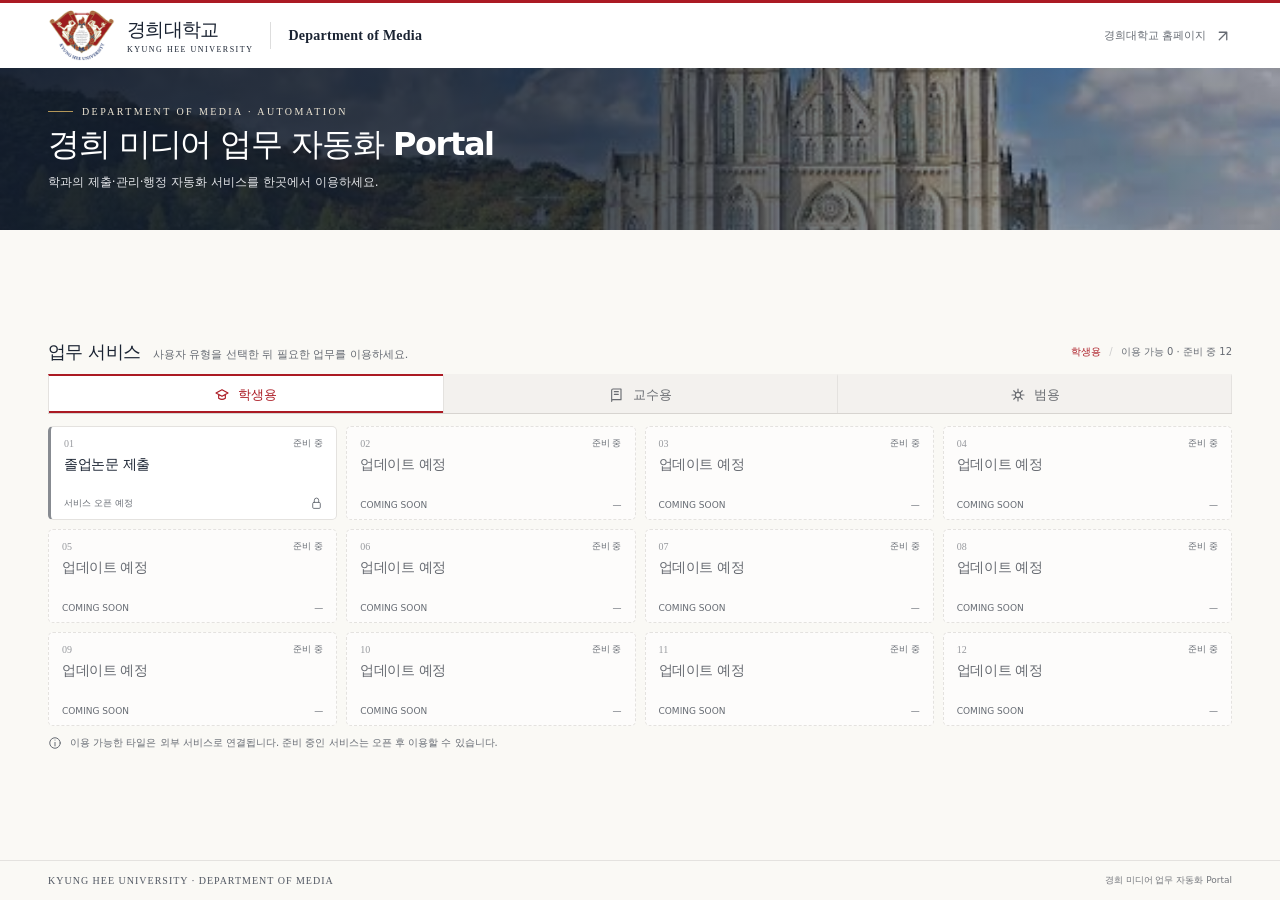
<file: index.html>
<!DOCTYPE html>
<html lang="ko">
<head>
  <meta charset="UTF-8">
  <meta name="viewport" content="width=device-width, initial-scale=1">
  <meta name="theme-color" content="#ab1a23">
  <meta name="description" content="학생·교수·공용 업무 자동화 서비스를 한곳에서 이용하는 경희대학교 미디어학과 포털입니다.">
  <title>경희 미디어 업무 자동화 Portal</title>
  <link rel="stylesheet" href="./styles.css">
  <script src="./script.js" defer></script>
</head>
<body>
  <div class="site-shell">
    <a class="skip-link" href="#services">업무 서비스 바로가기</a>
    <header class="brandbar">
      <div class="container brandbar-inner">
        <div class="brand">
          <span class="seal"><img src="./대학휘장-02.jpg" alt="경희대학교 대학휘장" width="1754" height="1240"></span>
          <span class="brand-name">경희대학교<small>KYUNG HEE UNIVERSITY</small></span>
          <span class="brand-divider" aria-hidden="true"></span>
          <span class="department">Department of Media</span>
        </div>
        <a class="university-link" href="https://www.khu.ac.kr/">경희대학교 홈페이지 <svg class="icon" aria-hidden="true" viewBox="0 0 24 24"><path d="M7 17 17 7M7 7h10v10"/></svg></a>
      </div>
    </header>
    <section class="hero" aria-labelledby="page-title">
      <img class="hero-photo" src="./khhu-main.jpeg" alt="" width="596" height="335" fetchpriority="high">
      <div class="container hero-inner">
        <p class="eyebrow">DEPARTMENT OF MEDIA · AUTOMATION</p>
        <h1 id="page-title">경희 미디어 업무 자동화 Portal</h1>
        <p class="hero-description">학과의 제출·관리·행정 자동화 서비스를 한곳에서 이용하세요.</p>
      </div>
    </section>
    <main id="services" class="container dashboard" tabindex="-1">
      <div class="section-heading">
        <div class="section-title"><h2>업무 서비스</h2><p>사용자 유형을 선택한 뒤 필요한 업무를 이용하세요.</p></div>
        <div class="service-count" aria-live="polite"><strong id="current-category">학생용</strong><span class="divider" aria-hidden="true">/</span><span id="current-count">이용 가능 0 · 준비 중 12</span></div>
      </div>
      <div class="category-tabs" role="tablist" aria-label="업무 사용자 유형">
        <button id="tab-student" class="category-tab" type="button" role="tab" aria-selected="true" aria-controls="panel-student" tabindex="0" data-label="학생용" data-count="이용 가능 0 · 준비 중 12"><svg class="icon" aria-hidden="true" viewBox="0 0 24 24"><path d="m3 9 9-5 9 5-9 5-9-5Zm4 3v5c3 2 7 2 10 0v-5"/></svg>학생용</button>
        <button id="tab-faculty" class="category-tab" type="button" role="tab" aria-selected="false" aria-controls="panel-faculty" tabindex="-1" data-label="교수용" data-count="이용 가능 1 · 준비 중 11"><svg class="icon" aria-hidden="true" viewBox="0 0 24 24"><path d="M4 19.5V5a2 2 0 0 1 2-2h12v16H6a2 2 0 0 0-2 2.5M8 7h6M8 11h6"/></svg>교수용</button>
        <button id="tab-general" class="category-tab" type="button" role="tab" aria-selected="false" aria-controls="panel-general" tabindex="-1" data-label="범용" data-count="이용 가능 0 · 준비 중 12"><svg class="icon" aria-hidden="true" viewBox="0 0 24 24"><path d="M12 3v4M12 17v4M3 12h4M17 12h4M5.6 5.6l2.8 2.8M15.6 15.6l2.8 2.8M18.4 5.6l-2.8 2.8M8.4 15.6l-2.8 2.8"/><circle cx="12" cy="12" r="4"/></svg>범용</button>
      </div>
      <section id="panel-student" class="tab-panel" role="tabpanel" aria-labelledby="tab-student">
        <div class="service-grid">
          <article class="service-card inactive" aria-disabled="true" aria-labelledby="student-service-01">
            <div class="tile-meta"><span class="card-index">01</span><span class="status">준비 중</span></div>
            <h3 id="student-service-01">졸업논문 제출</h3>
            <div class="card-bottom"><span>서비스 오픈 예정</span><svg class="icon" aria-hidden="true" viewBox="0 0 24 24"><rect x="5" y="10" width="14" height="11" rx="2"/><path d="M8 10V6a4 4 0 0 1 8 0v4"/></svg></div>
          </article>        <article class="service-card planned" aria-disabled="true" aria-labelledby="student-service-02">
          <div class="tile-meta"><span class="card-index">02</span><span class="status">준비 중</span></div>
          <h3 id="student-service-02">업데이트 예정</h3>
          <div class="card-bottom"><span>COMING SOON</span><span aria-hidden="true">—</span></div>
        </article>        <article class="service-card planned" aria-disabled="true" aria-labelledby="student-service-03">
          <div class="tile-meta"><span class="card-index">03</span><span class="status">준비 중</span></div>
          <h3 id="student-service-03">업데이트 예정</h3>
          <div class="card-bottom"><span>COMING SOON</span><span aria-hidden="true">—</span></div>
        </article>        <article class="service-card planned" aria-disabled="true" aria-labelledby="student-service-04">
          <div class="tile-meta"><span class="card-index">04</span><span class="status">준비 중</span></div>
          <h3 id="student-service-04">업데이트 예정</h3>
          <div class="card-bottom"><span>COMING SOON</span><span aria-hidden="true">—</span></div>
        </article>        <article class="service-card planned" aria-disabled="true" aria-labelledby="student-service-05">
          <div class="tile-meta"><span class="card-index">05</span><span class="status">준비 중</span></div>
          <h3 id="student-service-05">업데이트 예정</h3>
          <div class="card-bottom"><span>COMING SOON</span><span aria-hidden="true">—</span></div>
        </article>        <article class="service-card planned" aria-disabled="true" aria-labelledby="student-service-06">
          <div class="tile-meta"><span class="card-index">06</span><span class="status">준비 중</span></div>
          <h3 id="student-service-06">업데이트 예정</h3>
          <div class="card-bottom"><span>COMING SOON</span><span aria-hidden="true">—</span></div>
        </article>        <article class="service-card planned" aria-disabled="true" aria-labelledby="student-service-07">
          <div class="tile-meta"><span class="card-index">07</span><span class="status">준비 중</span></div>
          <h3 id="student-service-07">업데이트 예정</h3>
          <div class="card-bottom"><span>COMING SOON</span><span aria-hidden="true">—</span></div>
        </article>        <article class="service-card planned" aria-disabled="true" aria-labelledby="student-service-08">
          <div class="tile-meta"><span class="card-index">08</span><span class="status">준비 중</span></div>
          <h3 id="student-service-08">업데이트 예정</h3>
          <div class="card-bottom"><span>COMING SOON</span><span aria-hidden="true">—</span></div>
        </article>        <article class="service-card planned" aria-disabled="true" aria-labelledby="student-service-09">
          <div class="tile-meta"><span class="card-index">09</span><span class="status">준비 중</span></div>
          <h3 id="student-service-09">업데이트 예정</h3>
          <div class="card-bottom"><span>COMING SOON</span><span aria-hidden="true">—</span></div>
        </article>        <article class="service-card planned" aria-disabled="true" aria-labelledby="student-service-10">
          <div class="tile-meta"><span class="card-index">10</span><span class="status">준비 중</span></div>
          <h3 id="student-service-10">업데이트 예정</h3>
          <div class="card-bottom"><span>COMING SOON</span><span aria-hidden="true">—</span></div>
        </article>        <article class="service-card planned" aria-disabled="true" aria-labelledby="student-service-11">
          <div class="tile-meta"><span class="card-index">11</span><span class="status">준비 중</span></div>
          <h3 id="student-service-11">업데이트 예정</h3>
          <div class="card-bottom"><span>COMING SOON</span><span aria-hidden="true">—</span></div>
        </article>        <article class="service-card planned" aria-disabled="true" aria-labelledby="student-service-12">
          <div class="tile-meta"><span class="card-index">12</span><span class="status">준비 중</span></div>
          <h3 id="student-service-12">업데이트 예정</h3>
          <div class="card-bottom"><span>COMING SOON</span><span aria-hidden="true">—</span></div>
        </article>
        </div>
      </section>
      <section id="panel-faculty" class="tab-panel" role="tabpanel" aria-labelledby="tab-faculty" hidden>
        <div class="service-grid">
          <a class="service-card active" href="https://docs.google.com/forms/d/e/1FAIpQLSfhfIHhjAdBqlYiGF_Q7DgjjftBQHyvnwoF_IseIddnbtpEFw/viewform" aria-labelledby="faculty-service-01" aria-describedby="faculty-service-01-hint">
            <div class="tile-meta"><span class="card-index">01</span><span class="status">이용 가능</span></div>
            <h3 id="faculty-service-01">교수 연구실적 제출</h3>
            <div class="card-bottom"><span id="faculty-service-01-hint">제출 페이지로 이동</span><svg class="icon" aria-hidden="true" viewBox="0 0 24 24"><path d="M4 12h16m-6-6 6 6-6 6"/></svg></div>
          </a>        <article class="service-card planned" aria-disabled="true" aria-labelledby="faculty-service-02">
          <div class="tile-meta"><span class="card-index">02</span><span class="status">준비 중</span></div>
          <h3 id="faculty-service-02">업데이트 예정</h3>
          <div class="card-bottom"><span>COMING SOON</span><span aria-hidden="true">—</span></div>
        </article>        <article class="service-card planned" aria-disabled="true" aria-labelledby="faculty-service-03">
          <div class="tile-meta"><span class="card-index">03</span><span class="status">준비 중</span></div>
          <h3 id="faculty-service-03">업데이트 예정</h3>
          <div class="card-bottom"><span>COMING SOON</span><span aria-hidden="true">—</span></div>
        </article>        <article class="service-card planned" aria-disabled="true" aria-labelledby="faculty-service-04">
          <div class="tile-meta"><span class="card-index">04</span><span class="status">준비 중</span></div>
          <h3 id="faculty-service-04">업데이트 예정</h3>
          <div class="card-bottom"><span>COMING SOON</span><span aria-hidden="true">—</span></div>
        </article>        <article class="service-card planned" aria-disabled="true" aria-labelledby="faculty-service-05">
          <div class="tile-meta"><span class="card-index">05</span><span class="status">준비 중</span></div>
          <h3 id="faculty-service-05">업데이트 예정</h3>
          <div class="card-bottom"><span>COMING SOON</span><span aria-hidden="true">—</span></div>
        </article>        <article class="service-card planned" aria-disabled="true" aria-labelledby="faculty-service-06">
          <div class="tile-meta"><span class="card-index">06</span><span class="status">준비 중</span></div>
          <h3 id="faculty-service-06">업데이트 예정</h3>
          <div class="card-bottom"><span>COMING SOON</span><span aria-hidden="true">—</span></div>
        </article>        <article class="service-card planned" aria-disabled="true" aria-labelledby="faculty-service-07">
          <div class="tile-meta"><span class="card-index">07</span><span class="status">준비 중</span></div>
          <h3 id="faculty-service-07">업데이트 예정</h3>
          <div class="card-bottom"><span>COMING SOON</span><span aria-hidden="true">—</span></div>
        </article>        <article class="service-card planned" aria-disabled="true" aria-labelledby="faculty-service-08">
          <div class="tile-meta"><span class="card-index">08</span><span class="status">준비 중</span></div>
          <h3 id="faculty-service-08">업데이트 예정</h3>
          <div class="card-bottom"><span>COMING SOON</span><span aria-hidden="true">—</span></div>
        </article>        <article class="service-card planned" aria-disabled="true" aria-labelledby="faculty-service-09">
          <div class="tile-meta"><span class="card-index">09</span><span class="status">준비 중</span></div>
          <h3 id="faculty-service-09">업데이트 예정</h3>
          <div class="card-bottom"><span>COMING SOON</span><span aria-hidden="true">—</span></div>
        </article>        <article class="service-card planned" aria-disabled="true" aria-labelledby="faculty-service-10">
          <div class="tile-meta"><span class="card-index">10</span><span class="status">준비 중</span></div>
          <h3 id="faculty-service-10">업데이트 예정</h3>
          <div class="card-bottom"><span>COMING SOON</span><span aria-hidden="true">—</span></div>
        </article>        <article class="service-card planned" aria-disabled="true" aria-labelledby="faculty-service-11">
          <div class="tile-meta"><span class="card-index">11</span><span class="status">준비 중</span></div>
          <h3 id="faculty-service-11">업데이트 예정</h3>
          <div class="card-bottom"><span>COMING SOON</span><span aria-hidden="true">—</span></div>
        </article>        <article class="service-card planned" aria-disabled="true" aria-labelledby="faculty-service-12">
          <div class="tile-meta"><span class="card-index">12</span><span class="status">준비 중</span></div>
          <h3 id="faculty-service-12">업데이트 예정</h3>
          <div class="card-bottom"><span>COMING SOON</span><span aria-hidden="true">—</span></div>
        </article>
        </div>
      </section>
      <section id="panel-general" class="tab-panel" role="tabpanel" aria-labelledby="tab-general" hidden>
        <div class="service-grid">        <article class="service-card planned" aria-disabled="true" aria-labelledby="general-service-01">
          <div class="tile-meta"><span class="card-index">01</span><span class="status">준비 중</span></div>
          <h3 id="general-service-01">업데이트 예정</h3>
          <div class="card-bottom"><span>COMING SOON</span><span aria-hidden="true">—</span></div>
        </article>        <article class="service-card planned" aria-disabled="true" aria-labelledby="general-service-02">
          <div class="tile-meta"><span class="card-index">02</span><span class="status">준비 중</span></div>
          <h3 id="general-service-02">업데이트 예정</h3>
          <div class="card-bottom"><span>COMING SOON</span><span aria-hidden="true">—</span></div>
        </article>        <article class="service-card planned" aria-disabled="true" aria-labelledby="general-service-03">
          <div class="tile-meta"><span class="card-index">03</span><span class="status">준비 중</span></div>
          <h3 id="general-service-03">업데이트 예정</h3>
          <div class="card-bottom"><span>COMING SOON</span><span aria-hidden="true">—</span></div>
        </article>        <article class="service-card planned" aria-disabled="true" aria-labelledby="general-service-04">
          <div class="tile-meta"><span class="card-index">04</span><span class="status">준비 중</span></div>
          <h3 id="general-service-04">업데이트 예정</h3>
          <div class="card-bottom"><span>COMING SOON</span><span aria-hidden="true">—</span></div>
        </article>        <article class="service-card planned" aria-disabled="true" aria-labelledby="general-service-05">
          <div class="tile-meta"><span class="card-index">05</span><span class="status">준비 중</span></div>
          <h3 id="general-service-05">업데이트 예정</h3>
          <div class="card-bottom"><span>COMING SOON</span><span aria-hidden="true">—</span></div>
        </article>        <article class="service-card planned" aria-disabled="true" aria-labelledby="general-service-06">
          <div class="tile-meta"><span class="card-index">06</span><span class="status">준비 중</span></div>
          <h3 id="general-service-06">업데이트 예정</h3>
          <div class="card-bottom"><span>COMING SOON</span><span aria-hidden="true">—</span></div>
        </article>        <article class="service-card planned" aria-disabled="true" aria-labelledby="general-service-07">
          <div class="tile-meta"><span class="card-index">07</span><span class="status">준비 중</span></div>
          <h3 id="general-service-07">업데이트 예정</h3>
          <div class="card-bottom"><span>COMING SOON</span><span aria-hidden="true">—</span></div>
        </article>        <article class="service-card planned" aria-disabled="true" aria-labelledby="general-service-08">
          <div class="tile-meta"><span class="card-index">08</span><span class="status">준비 중</span></div>
          <h3 id="general-service-08">업데이트 예정</h3>
          <div class="card-bottom"><span>COMING SOON</span><span aria-hidden="true">—</span></div>
        </article>        <article class="service-card planned" aria-disabled="true" aria-labelledby="general-service-09">
          <div class="tile-meta"><span class="card-index">09</span><span class="status">준비 중</span></div>
          <h3 id="general-service-09">업데이트 예정</h3>
          <div class="card-bottom"><span>COMING SOON</span><span aria-hidden="true">—</span></div>
        </article>        <article class="service-card planned" aria-disabled="true" aria-labelledby="general-service-10">
          <div class="tile-meta"><span class="card-index">10</span><span class="status">준비 중</span></div>
          <h3 id="general-service-10">업데이트 예정</h3>
          <div class="card-bottom"><span>COMING SOON</span><span aria-hidden="true">—</span></div>
        </article>        <article class="service-card planned" aria-disabled="true" aria-labelledby="general-service-11">
          <div class="tile-meta"><span class="card-index">11</span><span class="status">준비 중</span></div>
          <h3 id="general-service-11">업데이트 예정</h3>
          <div class="card-bottom"><span>COMING SOON</span><span aria-hidden="true">—</span></div>
        </article>        <article class="service-card planned" aria-disabled="true" aria-labelledby="general-service-12">
          <div class="tile-meta"><span class="card-index">12</span><span class="status">준비 중</span></div>
          <h3 id="general-service-12">업데이트 예정</h3>
          <div class="card-bottom"><span>COMING SOON</span><span aria-hidden="true">—</span></div>
        </article>
        </div>
      </section>
      <p class="notice"><svg class="icon" aria-hidden="true" viewBox="0 0 24 24"><circle cx="12" cy="12" r="9"/><path d="M12 11v6M12 7h.01"/></svg><span>이용 가능한 타일은 외부 서비스로 연결됩니다. 준비 중인 서비스는 오픈 후 이용할 수 있습니다.</span></p>
    </main>
    <footer class="footer"><div class="container footer-inner"><p class="footer-brand">KYUNG HEE UNIVERSITY · DEPARTMENT OF MEDIA</p><p>경희 미디어 업무 자동화 Portal</p></div></footer>
  </div>
</body>
</html>
</file>
<file: styles.css>
:root {
  color-scheme: light;
  --khu-red: #ab1a23;
  --khu-red-dark: #8c0911;
  --khu-ink: #1a2332;
  --khu-gold: #b49759;
  --paper: #faf9f5;
  --surface: #ffffff;
  --muted: #666b73;
  --line: #e4e2df;
  font-family: "Malgun Gothic", "Apple SD Gothic Neo", system-ui, sans-serif;
  color: var(--khu-ink);
  background: var(--paper);
  font-synthesis: none;
}
* { box-sizing: border-box; }
body { margin: 0; }
button, a { font: inherit; -webkit-tap-highlight-color: transparent; }
a { color: inherit; text-decoration: none; }
a:focus-visible, button:focus-visible { outline: 3px solid #2166b0; outline-offset: 3px; }
[hidden] { display: none !important; }
.site-shell { min-height: 100svh; display: flex; flex-direction: column; }
.container { width: min(1240px, calc(100% - 96px)); margin-inline: auto; }
.skip-link { position: fixed; top: -100px; left: 20px; padding: 12px 18px; background: white; z-index: 20; }
.skip-link:focus { top: 10px; }
.brandbar { height: 68px; flex: none; background: white; border-top: 3px solid var(--khu-red); }
.brandbar-inner { height: 100%; display: flex; align-items: center; justify-content: space-between; }
.brand { display: flex; align-items: center; gap: 11px; }
.seal { position: relative; display: block; width: 68px; height: 52px; overflow: hidden; flex: none; }
.seal img { position: absolute; width: 180px; height: auto; max-width: none; left: -59px; top: -40px; }
.brand-name { font-family: Georgia, "Malgun Gothic", serif; font-weight: 700; font-size: 19px; letter-spacing: -.7px; }
.brand-name small { display: block; margin-top: 2px; font-family: Georgia, serif; font-size: 8px; letter-spacing: 1.5px; font-weight: 400; }
.brand-divider { height: 27px; width: 1px; background: #ddd; margin: 0 6px; }
.department { font-family: Georgia, serif; font-size: 14px; font-weight: 600; letter-spacing: .25px; }
.university-link { display: flex; align-items: center; gap: 8px; font-size: 11px; color: var(--muted); padding: 10px 0; }
.university-link:hover { color: var(--khu-red); }
.icon { width: 18px; height: 18px; fill: none; stroke: currentColor; stroke-width: 1.7; stroke-linecap: round; stroke-linejoin: round; flex: none; }
.hero { position: relative; height: clamp(132px, 18vh, 185px); isolation: isolate; color: white; flex: none; background: #263345; }
.hero-photo { position: absolute; inset: 0; width: 100%; height: 100%; object-fit: cover; object-position: center 49%; z-index: -2; }
.hero::after { content: ""; position: absolute; inset: 0; z-index: -1; background: linear-gradient(90deg, rgba(17,27,43,.95), rgba(17,27,43,.81) 42%, rgba(17,27,43,.22)); }
.hero-inner { height: 100%; display: flex; flex-direction: column; justify-content: center; align-items: flex-start; }
.eyebrow { margin: 0 0 7px; display: flex; align-items: center; gap: 9px; font: 10px/1 Georgia, serif; letter-spacing: 2.4px; color: #eee6d5; }
.eyebrow::before { content: ""; height: 1px; width: 25px; background: var(--khu-gold); }
h1 { margin: 0; font-size: clamp(27px, 2.5vw, 38px); line-height: 1.3; font-weight: 700; letter-spacing: -1.4px; word-break: keep-all; }
.hero-description { margin: 8px 0 0; font-size: 12px; line-height: 1.5; color: #e3e5e9; }
.dashboard { flex: 1; display: flex; flex-direction: column; justify-content: center; padding-block: clamp(14px, 2vh, 21px); }
.section-heading { display: flex; align-items: center; justify-content: space-between; gap: 16px; margin-bottom: 10px; }
.section-title { display: flex; align-items: baseline; gap: 12px; }
h2 { margin: 0; font-size: 18px; letter-spacing: -.6px; }
.section-title p { margin: 0; font-size: 11px; color: var(--muted); }
.service-count { white-space: nowrap; font-size: 10px; color: var(--muted); }
.service-count strong { color: var(--khu-red); }
.service-count .divider { padding: 0 8px; color: #ccc; }
.category-tabs { display: grid; grid-template-columns: repeat(3, 1fr); border-bottom: 1px solid #d7d4d0; margin-bottom: 12px; }
.category-tab { height: 39px; border: 0; border-top: 2px solid transparent; border-left: 1px solid var(--line); background: #f3f1ee; color: #686b70; display: flex; align-items: center; justify-content: center; gap: 8px; font-size: 13px; font-weight: 600; cursor: pointer; }
.category-tab:last-child { border-right: 1px solid var(--line); }
.category-tab:hover { color: var(--khu-red); background: #faf8f5; }
.category-tab[aria-selected="true"] { border-top-color: var(--khu-red); background: white; color: var(--khu-red); box-shadow: inset 0 -2px 0 var(--khu-red); }
.category-tab .icon { width: 16px; height: 16px; }
.tab-panel { animation: panel-in .16s ease-out; }
@keyframes panel-in { from { opacity: .45; transform: translateY(3px); } }
.service-grid { display: grid; grid-template-columns: repeat(4, minmax(0, 1fr)); grid-template-rows: repeat(3, minmax(0, 1fr)); gap: 9px; }
.service-card { min-width: 0; height: clamp(75px, 10.8vh, 94px); padding: 10px 13px 9px; border: 1px solid var(--line); border-radius: 5px; display: flex; flex-direction: column; background: white; position: relative; }
.tile-meta { display: flex; align-items: center; justify-content: space-between; gap: 8px; margin-bottom: 5px; }
.card-index { color: #97999e; font: 10px/1 Georgia, serif; }
.status { color: var(--muted); font-size: 9px; white-space: nowrap; }
.service-card h3 { margin: 0; overflow: hidden; text-overflow: ellipsis; white-space: nowrap; font-size: 14px; line-height: 1.35; letter-spacing: -.4px; }
.card-bottom { margin-top: auto; padding-top: 5px; display: flex; align-items: center; justify-content: space-between; font-size: 9px; color: var(--muted); }
.card-bottom .icon { width: 13px; height: 13px; }
.service-card.active { color: white; border-color: var(--khu-red); background: var(--khu-red); transition: background .16s ease, transform .16s ease, box-shadow .16s ease; }
.service-card.active:hover { background: var(--khu-red-dark); transform: translateY(-1px); box-shadow: 0 5px 14px #990e1726; }
.active .card-index, .active .status, .active .card-bottom { color: #fff1f2; }
.active .status::before { content: ""; display: inline-block; width: 4px; height: 4px; border-radius: 50%; background: white; margin-right: 4px; vertical-align: 1px; }
.inactive { border-left: 3px solid #878b91; }
.planned { background: #fdfcfb; border-style: dashed; }
.planned h3 { color: #666a71; font-weight: 500; }
.notice { display: flex; align-items: center; gap: 8px; margin: 10px 0 0; font-size: 10px; line-height: 1.4; color: var(--muted); }
.notice .icon { width: 14px; height: 14px; }
.footer { border-top: 1px solid var(--line); flex: none; }
.footer-inner { min-height: 39px; display: flex; align-items: center; justify-content: space-between; gap: 20px; }
.footer p { margin: 0; font-size: 9px; color: #72757b; }
.footer .footer-brand { font-family: Georgia, serif; font-size: 10px; letter-spacing: 1px; color: #515762; }
@media (min-width: 900px) and (max-height: 720px) {
  .brandbar { height: 59px; }
  .hero { height: 124px; }
  .dashboard { padding-block: 11px; }
  .service-card { height: 72px; padding-block: 8px; }
  .category-tabs { margin-bottom: 8px; }
  .category-tab { height: 34px; }
  .notice { margin-top: 7px; }
  .footer-inner { min-height: 34px; }
}
@media (max-width: 1000px) {
  .container { width: calc(100% - 48px); }
  .section-title p { display: none; }
  .service-grid { grid-template-columns: repeat(3, minmax(0, 1fr)); grid-template-rows: none; }
  .service-card { height: 88px; }
}
@media (max-width: 720px) {
  .container { width: calc(100% - 32px); }
  .brandbar { height: 66px; }
  .seal { width: 59px; }
  .brand { gap: 6px; }
  .brand-name { font-size: 17px; }
  .brand-name small { font-size: 7px; letter-spacing: 1px; }
  .brand-divider { margin-inline: 4px; }
  .department { max-width: 92px; font-size: 11px; line-height: 1.15; }
  .university-link { display: none; }
  .hero { height: 178px; }
  .hero-photo { object-position: 65% center; }
  .hero::after { background: linear-gradient(90deg, #111b2bf0, #111b2b60); }
  h1 { font-size: 28px; max-width: 420px; }
  .hero-description { max-width: 300px; }
  .section-heading { align-items: flex-end; }
  .service-count { white-space: normal; text-align: right; }
  .category-tab { gap: 5px; font-size: 12px; }
  .service-grid { grid-template-columns: repeat(2, minmax(0, 1fr)); }
  .service-card { height: 91px; }
  .footer-inner { padding-block: 13px; align-items: flex-start; flex-direction: column; gap: 5px; }
}
@media (max-width: 430px) {
  .brand-name { display: none; }
  .service-grid { grid-template-columns: 1fr; }
  .service-card { height: 88px; }
}
@media (prefers-reduced-motion: reduce) {
  *, *::before, *::after { animation: none !important; transition: none !important; }
  .service-card.active:hover { transform: none; }
}
</file>
